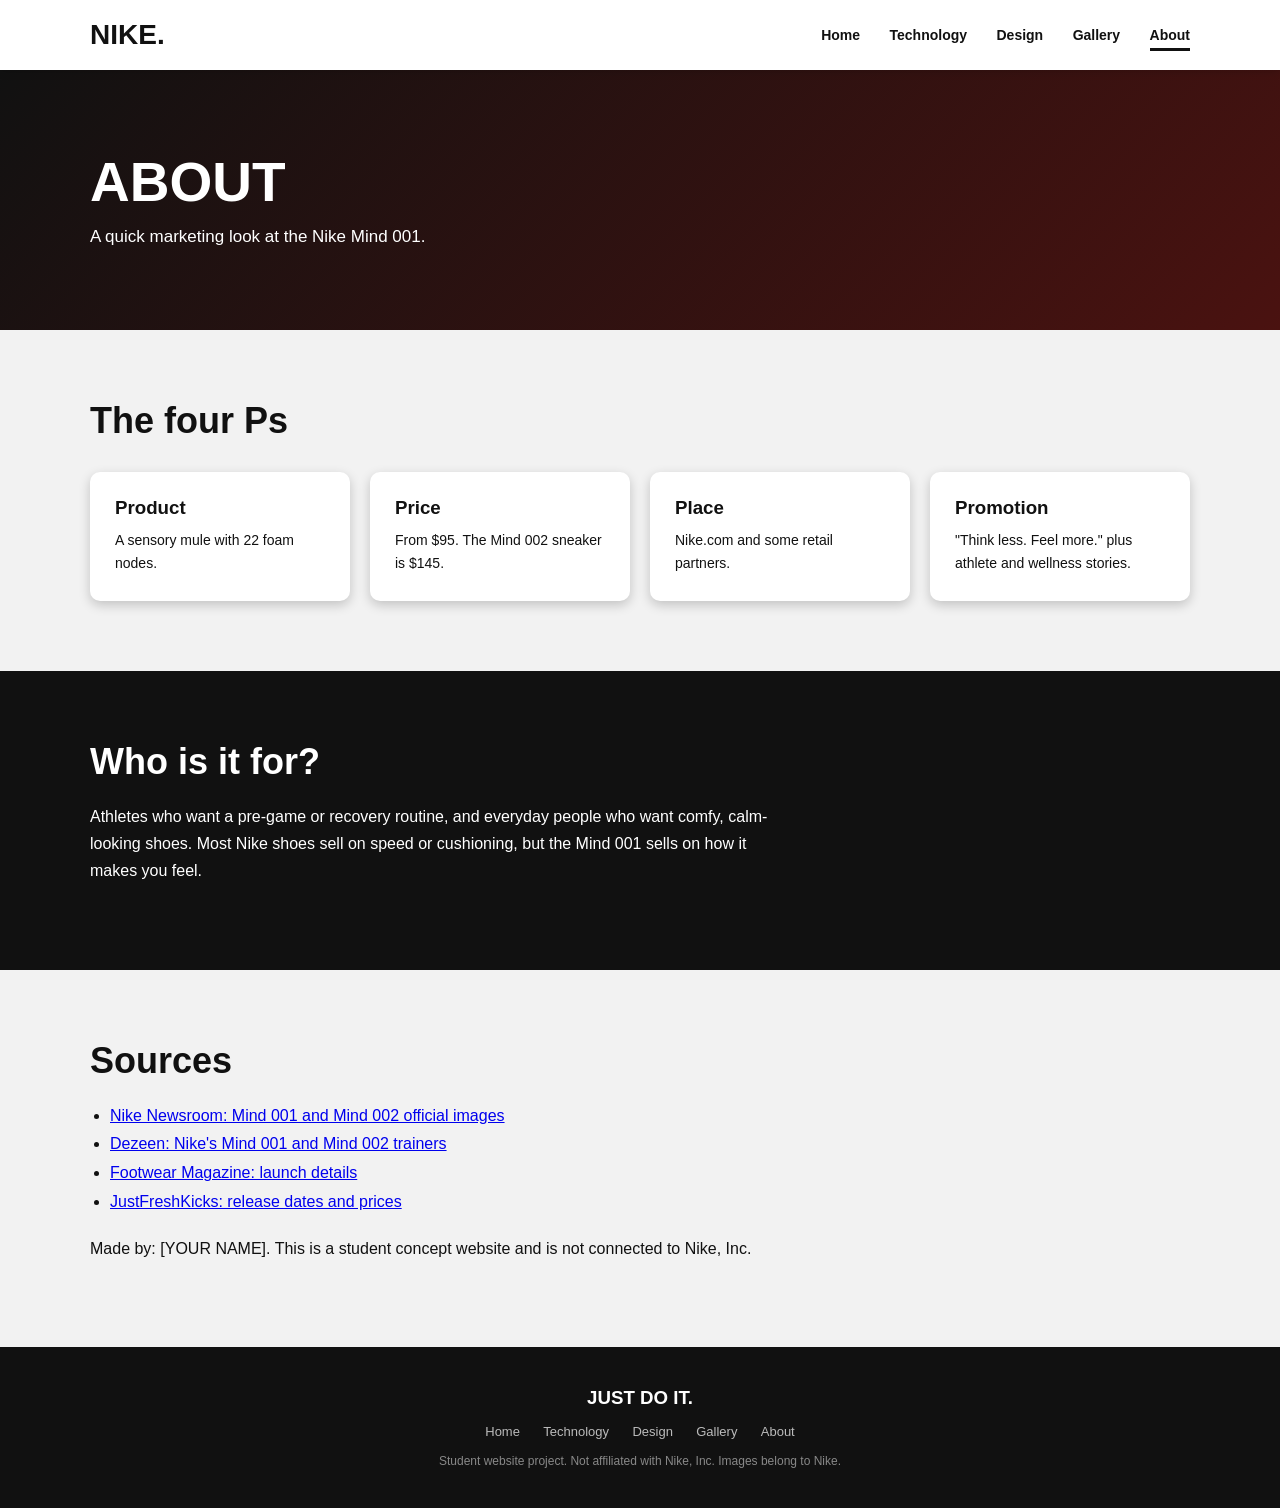
<file: Code Project - Website/about.html>
<!DOCTYPE html>
<html lang="en">
<head>
<meta charset="UTF-8">
<meta name="viewport" content="width=device-width, initial-scale=1.0">
<title>About | Nike Mind 001</title>
<link rel="stylesheet" href="styles.css">
</head>
<body>

<nav>
  <div class="container nav-inner">
    <a class="logo" href="index.html">NIKE.</a>
    <button class="menu-btn" id="menuBtn">&#9776;</button>
    <div class="nav-links" id="navLinks">
      <a href="index.html">Home</a>
      <a href="technology.html">Technology</a>
      <a href="design.html">Design</a>
      <a href="gallery.html">Gallery</a>
      <a href="about.html" class="active">About</a>
    </div>
  </div>
</nav>

<div class="banner">
  <div class="container">
    <h1>ABOUT</h1>
    <p>A quick marketing look at the Nike Mind 001.</p>
  </div>
</div>

<div class="section">
  <div class="container">
    <h2>The four Ps</h2>
    <div class="cards">
      <div class="card"><h3>Product</h3><p>A sensory mule with 22 foam nodes.</p></div>
      <div class="card"><h3>Price</h3><p>From $95. The Mind 002 sneaker is $145.</p></div>
      <div class="card"><h3>Place</h3><p>Nike.com and some retail partners.</p></div>
      <div class="card"><h3>Promotion</h3><p>"Think less. Feel more." plus athlete and wellness stories.</p></div>
    </div>
  </div>
</div>

<div class="section dark">
  <div class="container">
    <h2>Who is it for?</h2>
    <p>Athletes who want a pre-game or recovery routine, and everyday people who want comfy, calm-looking shoes. Most Nike shoes sell on speed or cushioning, but the Mind 001 sells on how it makes you feel.</p>
  </div>
</div>

<div class="section">
  <div class="container">
    <h2>Sources</h2>
    <ul class="list">
      <li><a href="https://about.nike.com/en/newsroom/releases/nike-mind-001-mind-002-official-images" target="_blank">Nike Newsroom: Mind 001 and Mind 002 official images</a></li>
      <li><a href="https://www.dezeen.com/2025/11/05/nike-mind-001-neuroscience-based-footwear/amp/" target="_blank">Dezeen: Nike's Mind 001 and Mind 002 trainers</a></li>
      <li><a href="https://footwearmagazine.com/?p=18818" target="_blank">Footwear Magazine: launch details</a></li>
      <li><a href="https://justfreshkicks.com/?p=220991" target="_blank">JustFreshKicks: release dates and prices</a></li>
    </ul>
    <br>
    <p>Made by: [YOUR NAME]. This is a student concept website and is not connected to Nike, Inc.</p>
  </div>
</div>

<footer>
  <h3>JUST DO IT.</h3>
  <p><a href="index.html">Home</a> <a href="technology.html">Technology</a> <a href="design.html">Design</a> <a href="gallery.html">Gallery</a> <a href="about.html">About</a></p>
  <p>Student website project. Not affiliated with Nike, Inc. Images belong to Nike.</p>
</footer>

<button id="toTop">&uarr;</button>
<script src="script.js"></script>
</body>
</html>
</file>
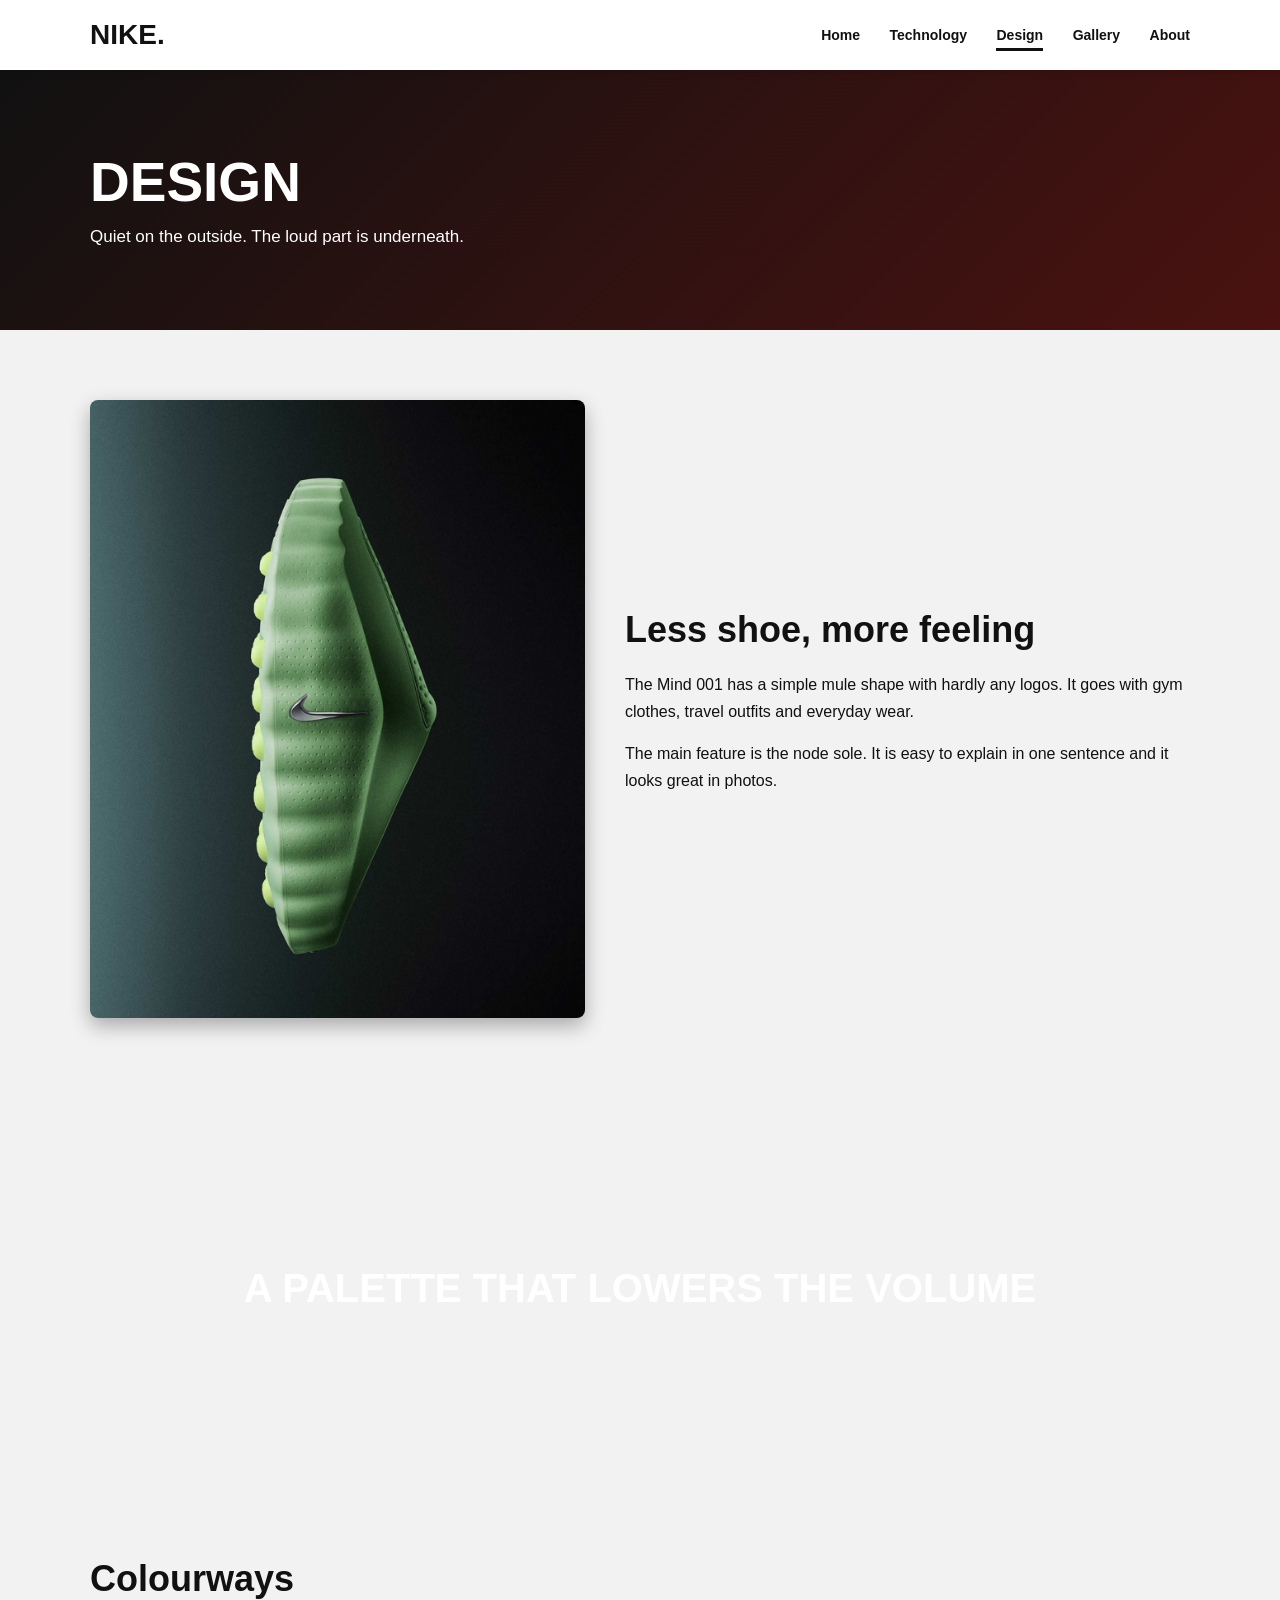
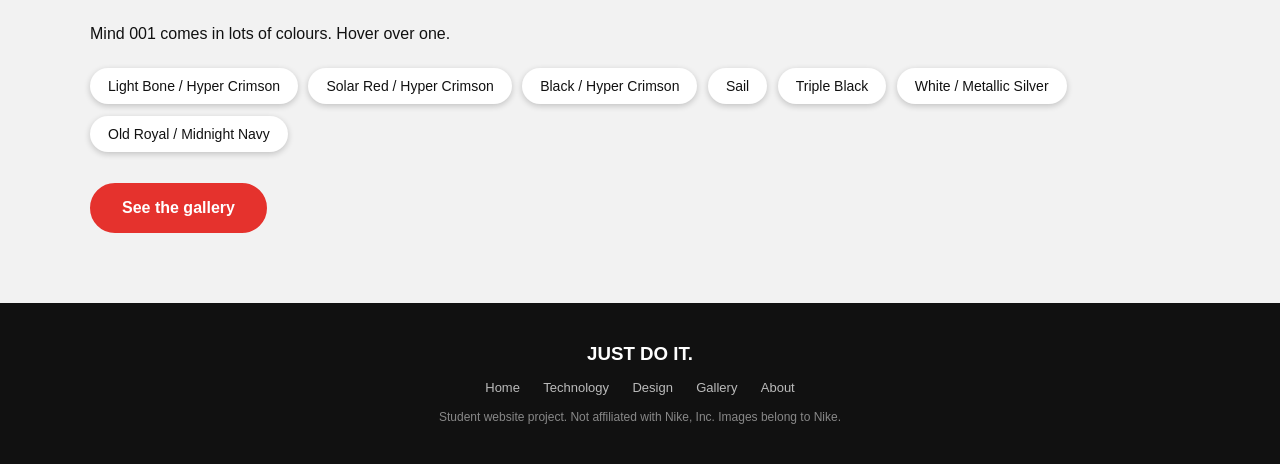
<file: Code Project - Website/design.html>
<!DOCTYPE html>
<html lang="en">
<head>
<meta charset="UTF-8">
<meta name="viewport" content="width=device-width, initial-scale=1.0">
<title>Design | Nike Mind 001</title>
<link rel="stylesheet" href="styles.css">
</head>
<body>

<nav>
  <div class="container nav-inner">
    <a class="logo" href="index.html">NIKE.</a>
    <button class="menu-btn" id="menuBtn">&#9776;</button>
    <div class="nav-links" id="navLinks">
      <a href="index.html">Home</a>
      <a href="technology.html">Technology</a>
      <a href="design.html" class="active">Design</a>
      <a href="gallery.html">Gallery</a>
      <a href="about.html">About</a>
    </div>
  </div>
</nav>

<div class="banner">
  <div class="container">
    <h1>DESIGN</h1>
    <p>Quiet on the outside. The loud part is underneath.</p>
  </div>
</div>

<div class="section">
  <div class="container two-col">
    <img src="images/mind-green-side.jpg" alt="Green Mind 001 from the side">
    <div>
      <h2>Less shoe, more feeling</h2>
      <p>The Mind 001 has a simple mule shape with hardly any logos. It goes with gym clothes, travel outfits and everyday wear.</p>
      <p>The main feature is the node sole. It is easy to explain in one sentence and it looks great in photos.</p>
    </div>
  </div>
</div>

<div class="parallax">
  <h2>A PALETTE THAT LOWERS THE VOLUME</h2>
</div>

<div class="section">
  <div class="container">
    <h2>Colourways</h2>
    <p>Mind 001 comes in lots of colours. Hover over one.</p>
    <div class="chips">
      <span>Light Bone / Hyper Crimson</span>
      <span>Solar Red / Hyper Crimson</span>
      <span>Black / Hyper Crimson</span>
      <span>Sail</span>
      <span>Triple Black</span>
      <span>White / Metallic Silver</span>
      <span>Old Royal / Midnight Navy</span>
    </div>
    <a class="btn" href="gallery.html">See the gallery</a>
  </div>
</div>

<footer>
  <h3>JUST DO IT.</h3>
  <p><a href="index.html">Home</a> <a href="technology.html">Technology</a> <a href="design.html">Design</a> <a href="gallery.html">Gallery</a> <a href="about.html">About</a></p>
  <p>Student website project. Not affiliated with Nike, Inc. Images belong to Nike.</p>
</footer>

<button id="toTop">&uarr;</button>
<script src="script.js"></script>
</body>
</html>
</file>
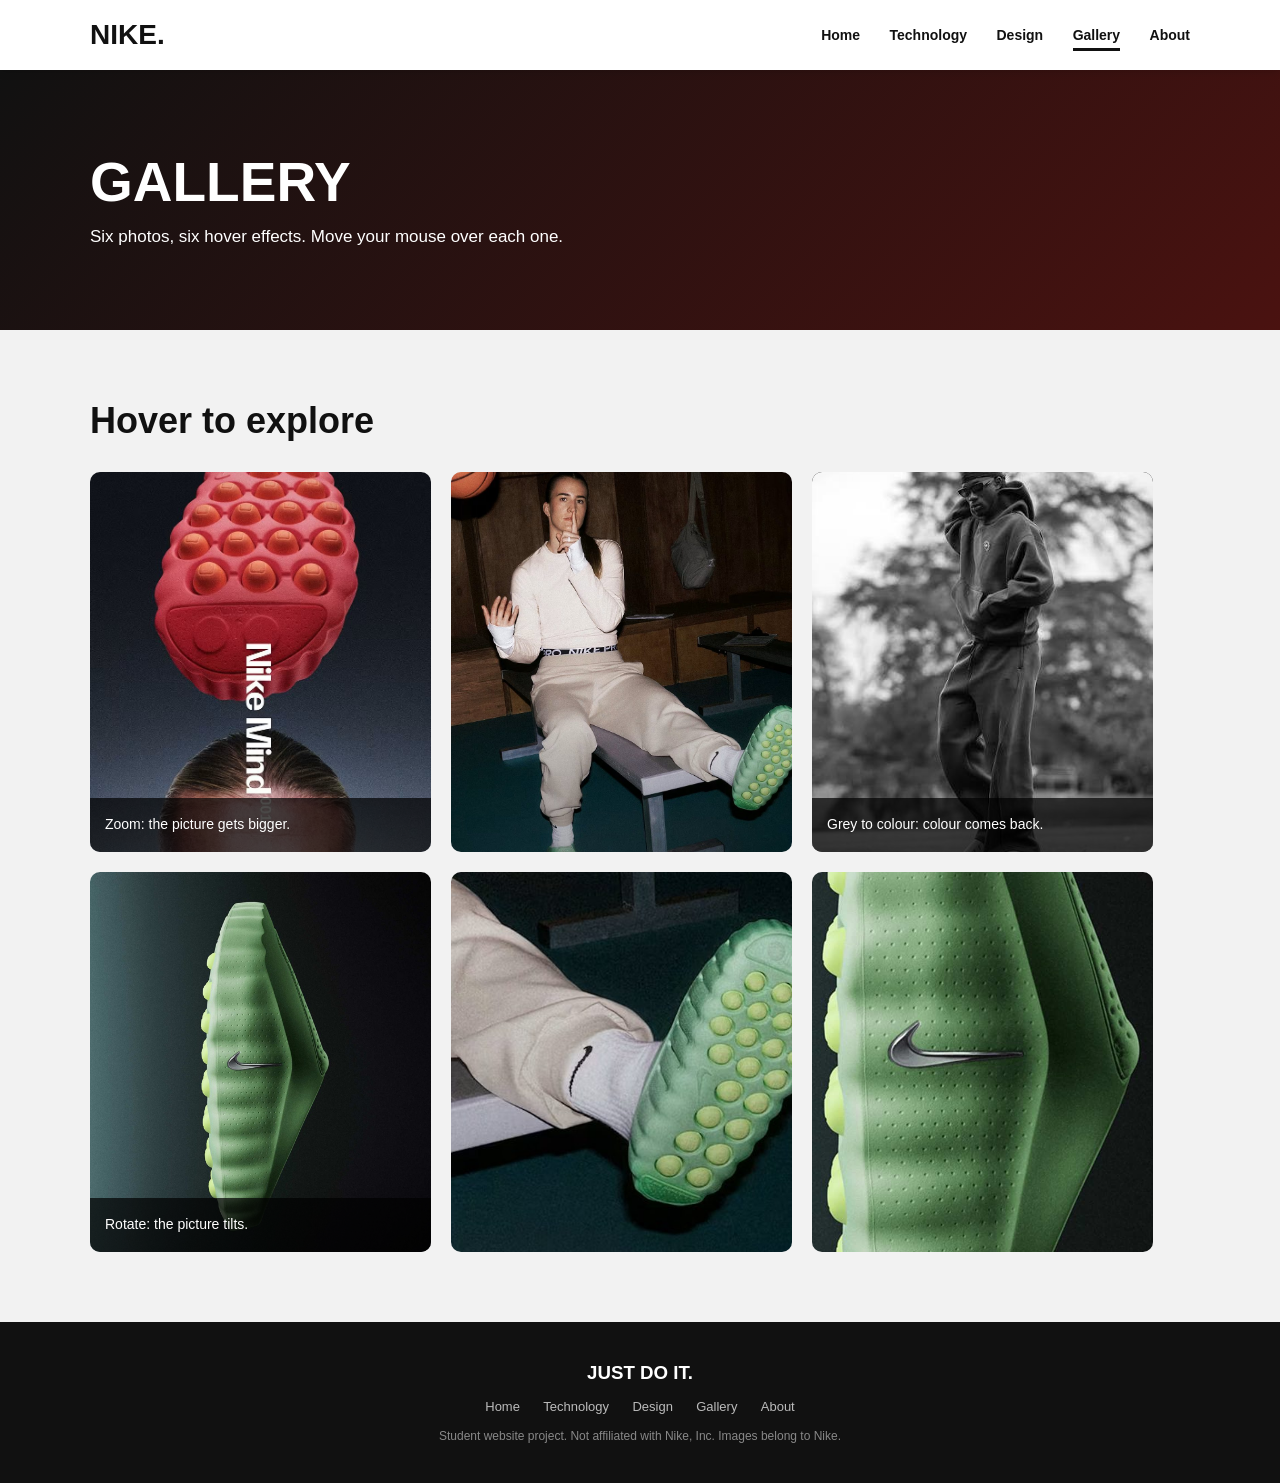
<file: Code Project - Website/gallery.html>
<!DOCTYPE html>
<html lang="en">
<head>
<meta charset="UTF-8">
<meta name="viewport" content="width=device-width, initial-scale=1.0">
<title>Gallery | Nike Mind 001</title>
<link rel="stylesheet" href="styles.css">
</head>
<body>

<nav>
  <div class="container nav-inner">
    <a class="logo" href="index.html">NIKE.</a>
    <button class="menu-btn" id="menuBtn">&#9776;</button>
    <div class="nav-links" id="navLinks">
      <a href="index.html">Home</a>
      <a href="technology.html">Technology</a>
      <a href="design.html">Design</a>
      <a href="gallery.html" class="active">Gallery</a>
      <a href="about.html">About</a>
    </div>
  </div>
</nav>

<div class="banner">
  <div class="container">
    <h1>GALLERY</h1>
    <p>Six photos, six hover effects. Move your mouse over each one.</p>
  </div>
</div>

<div class="section">
  <div class="container">
    <h2>Hover to explore</h2>
    <div class="gallery">
      <div class="tile zoom">
        <img src="images/mind-red-poster.jpg" alt="Red Mind 001 sole above a face">
        <p>Zoom: the picture gets bigger.</p>
      </div>
      <div class="tile slide">
        <img src="images/mind-locker-room.jpg" alt="Athlete in a locker room">
        <p>Slide: the caption slides up.</p>
      </div>
      <div class="tile grey">
        <img src="images/mind-street-red.jpg" alt="Person in grey tracksuit with red Mind 001">
        <p>Grey to colour: colour comes back.</p>
      </div>
      <div class="tile rotate">
        <img src="images/mind-green-side.jpg" alt="Green Mind 001 from the side">
        <p>Rotate: the picture tilts.</p>
      </div>
      <div class="tile overlay">
        <img src="images/mind-sole-closeup.jpg" alt="Close-up of the node sole">
        <p>Overlay</p>
      </div>
      <div class="tile dim">
        <img src="images/mind-green-closeup.jpg" alt="Close-up of green foam and Swoosh">
        <p>Dim: the picture goes dark and blurry.</p>
      </div>
    </div>
  </div>
</div>

<footer>
  <h3>JUST DO IT.</h3>
  <p><a href="index.html">Home</a> <a href="technology.html">Technology</a> <a href="design.html">Design</a> <a href="gallery.html">Gallery</a> <a href="about.html">About</a></p>
  <p>Student website project. Not affiliated with Nike, Inc. Images belong to Nike.</p>
</footer>

<button id="toTop">&uarr;</button>
<script src="script.js"></script>
</body>
</html>
</file>
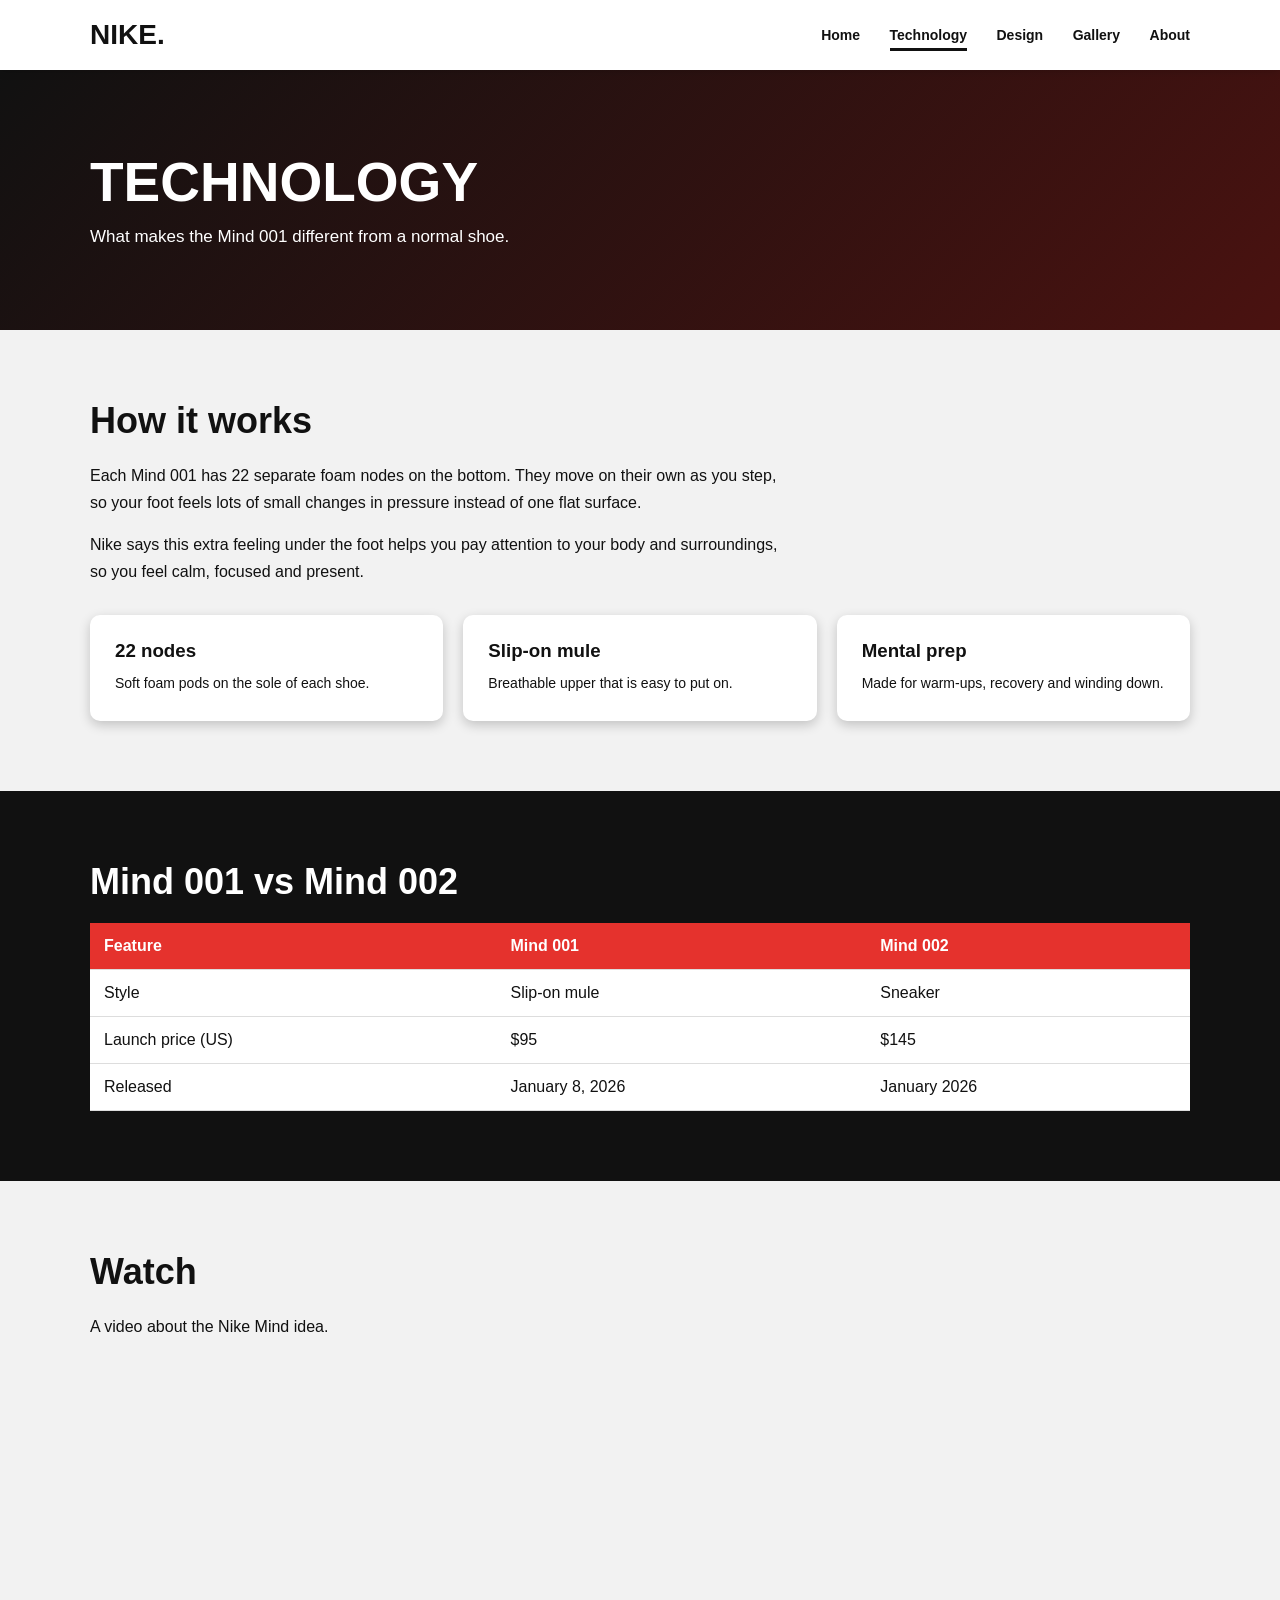
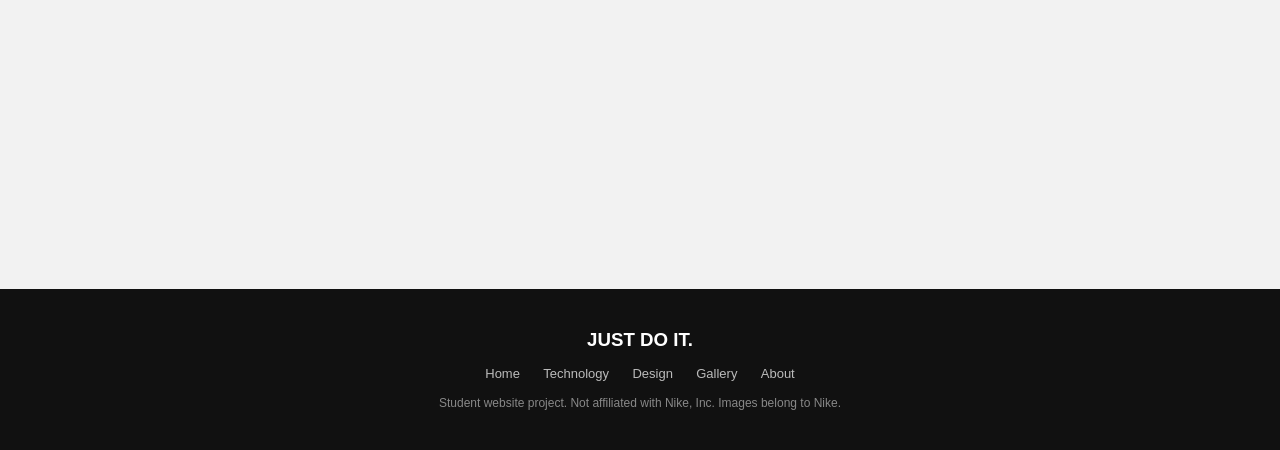
<file: Code Project - Website/technology.html>
<!DOCTYPE html>
<html lang="en">
<head>
<meta charset="UTF-8">
<meta name="viewport" content="width=device-width, initial-scale=1.0">
<title>Technology | Nike Mind 001</title>
<link rel="stylesheet" href="styles.css">
</head>
<body>

<nav>
  <div class="container nav-inner">
    <a class="logo" href="index.html">NIKE.</a>
    <button class="menu-btn" id="menuBtn">&#9776;</button>
    <div class="nav-links" id="navLinks">
      <a href="index.html">Home</a>
      <a href="technology.html" class="active">Technology</a>
      <a href="design.html">Design</a>
      <a href="gallery.html">Gallery</a>
      <a href="about.html">About</a>
    </div>
  </div>
</nav>

<div class="banner">
  <div class="container">
    <h1>TECHNOLOGY</h1>
    <p>What makes the Mind 001 different from a normal shoe.</p>
  </div>
</div>

<div class="section">
  <div class="container">
    <h2>How it works</h2>
    <p>Each Mind 001 has 22 separate foam nodes on the bottom. They move on their own as you step, so your foot feels lots of small changes in pressure instead of one flat surface.</p>
    <p>Nike says this extra feeling under the foot helps you pay attention to your body and surroundings, so you feel calm, focused and present.</p>
    <div class="cards">
      <div class="card"><h3>22 nodes</h3><p>Soft foam pods on the sole of each shoe.</p></div>
      <div class="card"><h3>Slip-on mule</h3><p>Breathable upper that is easy to put on.</p></div>
      <div class="card"><h3>Mental prep</h3><p>Made for warm-ups, recovery and winding down.</p></div>
    </div>
  </div>
</div>

<div class="section dark">
  <div class="container">
    <h2>Mind 001 vs Mind 002</h2>
    <table>
      <tr><th>Feature</th><th>Mind 001</th><th>Mind 002</th></tr>
      <tr><td>Style</td><td>Slip-on mule</td><td>Sneaker</td></tr>
      <tr><td>Launch price (US)</td><td>$95</td><td>$145</td></tr>
      <tr><td>Released</td><td>January 8, 2026</td><td>January 2026</td></tr>
    </table>
  </div>
</div>

<div class="section">
  <div class="container">
    <h2>Watch</h2>
    <p>A video about the Nike Mind idea.</p>
    <div class="video-box">
      <!-- TODO: put a real YouTube video ID where it says VIDEO_ID_HERE -->
      <iframe src="https://www.youtube.com/embed/VIDEO_ID_HERE" title="Nike Mind video" allowfullscreen></iframe>
    </div>
  </div>
</div>

<footer>
  <h3>JUST DO IT.</h3>
  <p><a href="index.html">Home</a> <a href="technology.html">Technology</a> <a href="design.html">Design</a> <a href="gallery.html">Gallery</a> <a href="about.html">About</a></p>
  <p>Student website project. Not affiliated with Nike, Inc. Images belong to Nike.</p>
</footer>

<button id="toTop">&uarr;</button>
<script src="script.js"></script>
</body>
</html>
</file>
<file: Code Project - Website/styles.css>
/* Nike Mind 001 website - one stylesheet for all pages */
/* Colours: black #111111, white #ffffff, light grey #f2f2f2, red #e5322d */
/* Font: Arial */

* {
  margin: 0;
  padding: 0;
  box-sizing: border-box;
}

body {
  font-family: Arial, sans-serif;
  background-color: #f2f2f2;
  color: #111111;
}

img {
  max-width: 100%;
}

/* central container so stuff doesn't stretch on big screens */
.container {
  width: 90%;
  max-width: 1100px;
  margin: 0 auto;
}

/* ---------- NAVIGATION ---------- */
nav {
  background-color: #ffffff;
  position: sticky;
  top: 0;
  z-index: 100;
  box-shadow: 0 2px 8px rgba(0, 0, 0, 0.15);
}

.nav-inner {
  display: flex;
  justify-content: space-between;
  align-items: center;
  height: 70px;
}

.logo {
  font-size: 28px;
  font-weight: bold;
  color: #111111;
  text-decoration: none;
}

.nav-links a {
  color: #111111;
  text-decoration: none;
  margin-left: 25px;
  font-size: 14px;
  font-weight: bold;
  padding-bottom: 5px;
  border-bottom: 3px solid transparent;
  transition: 0.3s;
}

.nav-links a:hover {
  border-bottom: 3px solid #e5322d;
}

.nav-links a.active {
  border-bottom: 3px solid #111111;
}

.menu-btn {
  display: none;
  background: none;
  border: none;
  font-size: 30px;
  cursor: pointer;
}

/* ---------- HERO (image with text on top) ---------- */
.hero {
  height: 550px;
  background-image: linear-gradient(rgba(0, 0, 0, 0.5), rgba(0, 0, 0, 0.5)), url("images/mind-green-side.jpg");
  background-size: cover;
  background-position: center;
  color: #ffffff;
  display: flex;
  align-items: center;
}

.hero h1 {
  font-size: 70px;
  margin-bottom: 15px;
}

.hero p {
  font-size: 18px;
  max-width: 450px;
  line-height: 1.5;
}

/* ---------- BUTTON ---------- */
.btn {
  display: inline-block;
  margin-top: 25px;
  padding: 14px 30px;
  background-color: #e5322d;
  color: #ffffff;
  text-decoration: none;
  font-weight: bold;
  border-radius: 30px;
  border: 2px solid #e5322d;
  transition: 0.3s;
}

.btn:hover {
  background-color: #ffffff;
  color: #e5322d;
  transform: scale(1.08);
}

/* ---------- PAGE BANNER (subpages) ---------- */
.banner {
  background: linear-gradient(135deg, #111111, #4a1210);
  color: #ffffff;
  padding: 80px 0;
}

.banner h1 {
  font-size: 55px;
  margin-bottom: 10px;
}

.banner p {
  font-size: 17px;
  max-width: 550px;
  line-height: 1.5;
}

/* ---------- SECTIONS ---------- */
.section {
  padding: 70px 0;
}

.section h2 {
  font-size: 36px;
  margin-bottom: 20px;
}

.section p {
  line-height: 1.7;
  max-width: 700px;
  margin-bottom: 15px;
}

.dark {
  background-color: #111111;
  color: #ffffff;
}

/* two columns: picture + text */
.two-col {
  display: flex;
  gap: 40px;
  align-items: center;
}

.two-col img {
  width: 45%;
  border-radius: 8px;
  box-shadow: 0 8px 20px rgba(0, 0, 0, 0.3);
}

/* ---------- ANIMATED STRIP (CSS animation) ---------- */
.strip {
  background-color: #e5322d;
  color: #ffffff;
  font-weight: bold;
  padding: 14px 0;
  overflow: hidden;
  white-space: nowrap;
}

.strip span {
  display: inline-block;
  animation: slide 15s linear infinite;
}

@keyframes slide {
  from { transform: translateX(100%); }
  to { transform: translateX(-100%); }
}

/* ---------- PARALLAX ---------- */
.parallax {
  height: 400px;
  background-image: linear-gradient(rgba(0, 0, 0, 0.55), rgba(0, 0, 0, 0.55)), url("images/mind-green-side.jpg");
  background-attachment: fixed;
  background-position: center;
  background-size: cover;
  display: flex;
  align-items: center;
  justify-content: center;
  text-align: center;
  color: #ffffff;
}

.parallax h2 {
  font-size: 40px;
  padding: 0 20px;
}

/* ---------- CARDS ---------- */
.cards {
  display: flex;
  gap: 20px;
  flex-wrap: wrap;
  margin-top: 30px;
}

.card {
  background-color: #ffffff;
  color: #111111;
  padding: 25px;
  border-radius: 10px;
  width: 240px;
  flex-grow: 1;
  text-decoration: none;
  box-shadow: 0 4px 12px rgba(0, 0, 0, 0.2);
  transition: 0.3s;
}

.card:hover {
  transform: translateY(-8px);
  box-shadow: 0 10px 20px rgba(0, 0, 0, 0.3);
}

.card h3 {
  margin-bottom: 10px;
}

.card p {
  font-size: 14px;
  margin-bottom: 0;
}

/* ---------- TABLE ---------- */
table {
  width: 100%;
  background-color: #ffffff;
  color: #111111;
  border-collapse: collapse;
  margin-top: 20px;
}

th, td {
  padding: 14px;
  text-align: left;
  border-bottom: 1px solid #dddddd;
}

th {
  background-color: #e5322d;
  color: #ffffff;
}

/* ---------- COLOUR CHIPS ---------- */
.chips span {
  display: inline-block;
  background-color: #ffffff;
  padding: 10px 18px;
  margin: 6px 6px 6px 0;
  border-radius: 25px;
  font-size: 14px;
  box-shadow: 0 2px 6px rgba(0, 0, 0, 0.2);
  transition: 0.3s;
}

.chips span:hover {
  background-color: #111111;
  color: #ffffff;
}

/* ---------- VIDEO ---------- */
.video-box {
  max-width: 800px;
  margin-top: 25px;
}

.video-box iframe {
  width: 100%;
  height: 450px;
  border: none;
}

/* ---------- GALLERY (6 hover effects) ---------- */
.gallery {
  display: flex;
  flex-wrap: wrap;
  gap: 20px;
  margin-top: 30px;
}

.tile {
  position: relative;
  overflow: hidden;
  width: 31%;
  height: 380px;
  border-radius: 10px;
  background-color: #000000;
}

.tile img {
  width: 100%;
  height: 100%;
  object-fit: cover;
  transition: 0.5s;
}

.tile p {
  position: absolute;
  bottom: 0;
  left: 0;
  right: 0;
  padding: 15px;
  background-color: rgba(0, 0, 0, 0.7);
  color: #ffffff;
  font-size: 14px;
  margin: 0;
}

/* effect 1: zoom */
.zoom:hover img {
  transform: scale(1.2);
}

/* effect 2: caption slides up */
.slide p {
  transform: translateY(100%);
  transition: 0.4s;
}
.slide:hover p {
  transform: translateY(0);
}

/* effect 3: black and white to colour */
.grey img {
  filter: grayscale(100%);
}
.grey:hover img {
  filter: grayscale(0%);
}

/* effect 4: rotate */
.rotate:hover img {
  transform: rotate(5deg) scale(1.2);
}

/* effect 5: red overlay with text */
.overlay::after {
  content: "22 NODES";
  position: absolute;
  top: 0;
  left: 0;
  width: 100%;
  height: 100%;
  background-color: rgba(84, 84, 84, 0.85);
  color: #ffffff;
  font-size: 40px;
  font-weight: bold;
  display: flex;
  align-items: center;
  justify-content: center;
  opacity: 0;
  transition: 0.4s;
}
.overlay:hover::after {
  opacity: 1;
}
.overlay p {
  display: none;
}

/* effect 6: dark + blur */
.dim:hover img {
  filter: brightness(50%) blur(3px);
}
.dim p {
  opacity: 0;
  transition: 0.4s;
}
.dim:hover p {
  opacity: 1;
}

/* ---------- FOOTER ---------- */
footer {
  background-color: #111111;
  color: #ffffff;
  text-align: center;
  padding: 40px 20px;
}

footer a {
  color: #bbbbbb;
  margin: 0 10px;
  font-size: 13px;
  text-decoration: none;
}

footer a:hover {
  color: #ffffff;
}

footer p {
  margin-top: 15px;
  font-size: 12px;
  color: #888888;
}

/* ---------- BACK TO TOP BUTTON ---------- */
#toTop {
  position: fixed;
  bottom: 20px;
  right: 20px;
  width: 50px;
  height: 50px;
  border-radius: 50%;
  border: none;
  background-color: #e5322d;
  color: #ffffff;
  font-size: 22px;
  cursor: pointer;
  display: none;
}

#toTop:hover {
  background-color: #111111;
}

/* ---------- LIST ---------- */
.list {
  margin-left: 20px;
  line-height: 1.8;
}

/* ---------- RESPONSIVE (tablet + phone) ---------- */
@media (max-width: 900px) {
  .tile {
    width: 47%;
  }
  .parallax {
    background-attachment: scroll; /* fixed doesn't work well on phones */
  }
}

@media (max-width: 700px) {
  .menu-btn {
    display: block;
  }

  .nav-links {
    display: none;
    position: absolute;
    top: 70px;
    left: 0;
    width: 100%;
    background-color: #ffffff;
    flex-direction: column;
    padding: 10px 5%;
  }

  .nav-links.open {
    display: flex;
  }

  .nav-links a {
    margin: 0;
    padding: 14px 0;
    border-bottom: 1px solid #eeeeee;
  }

  .hero h1 {
    font-size: 45px;
  }

  .banner h1 {
    font-size: 38px;
  }

  .two-col {
    flex-direction: column;
  }

  .two-col img {
    width: 100%;
  }

  .tile {
    width: 100%;
  }

  .video-box iframe {
    height: 220px;
  }
}
</file>
